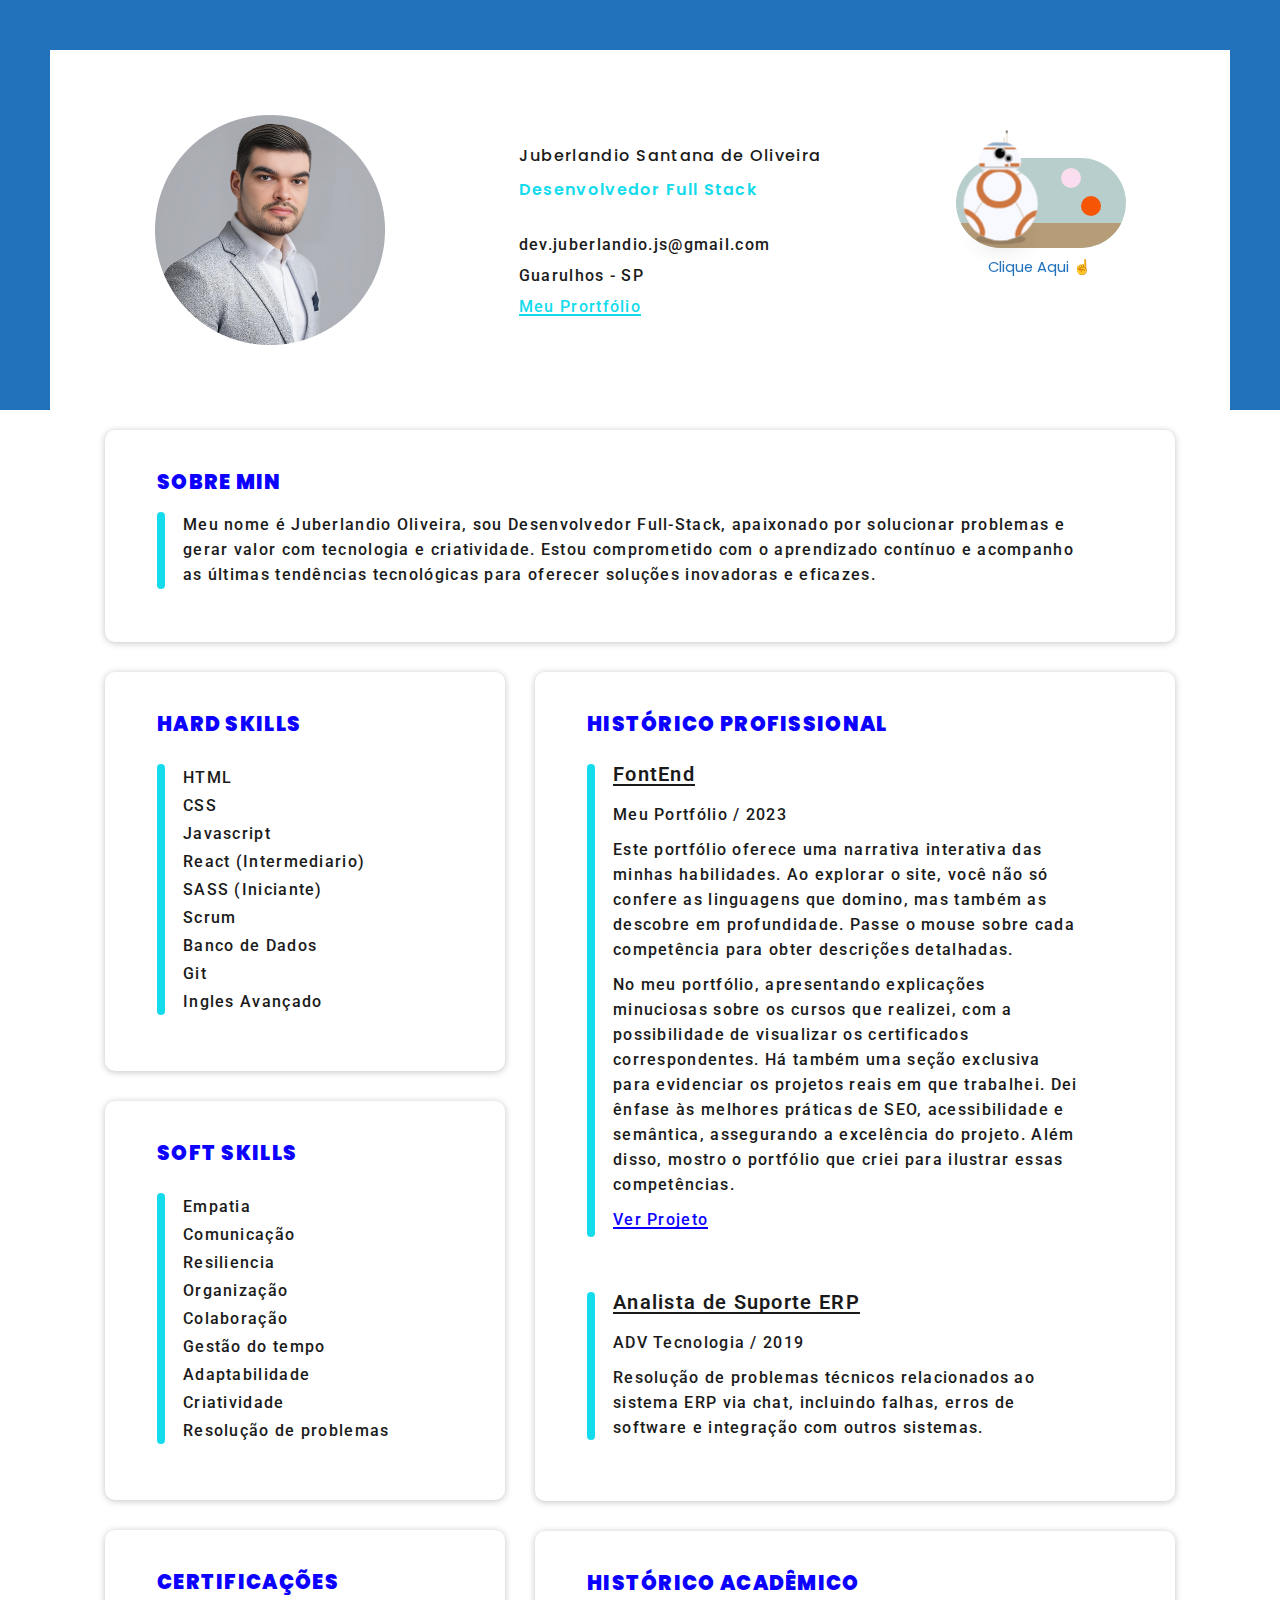
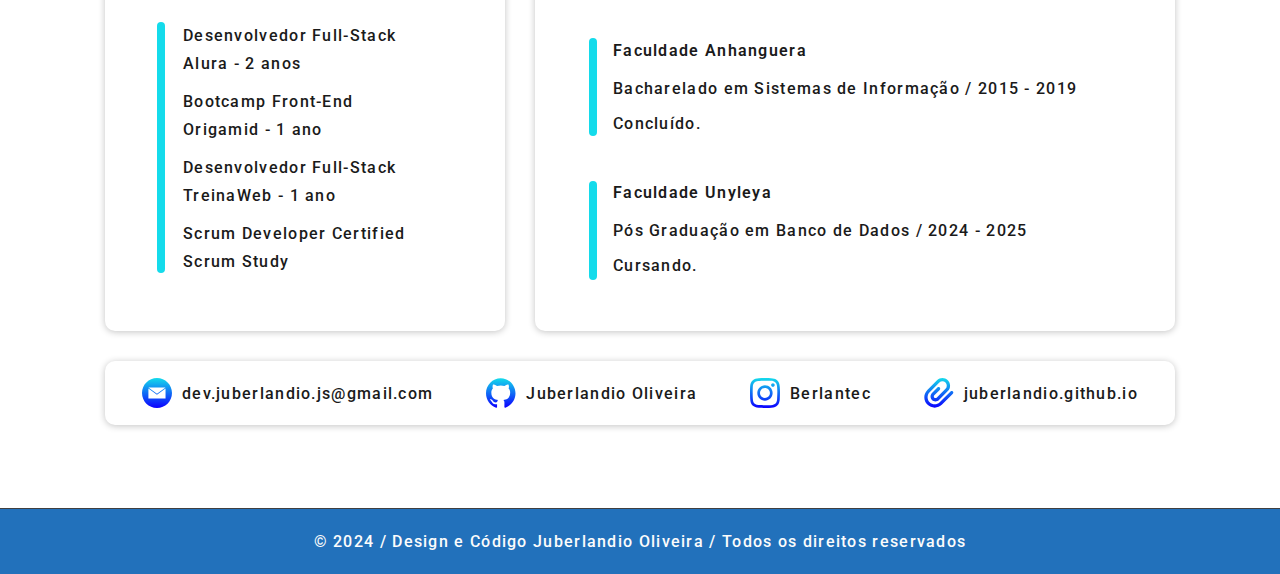
<file: index.html>
<!DOCTYPE html>
<html lang="pt-BR">

<head>
  <meta charset="UTF-8">
  <meta name="viewport" content="width=device-width, initial-scale=1.0">
  <title>Curriculo</title>
  <meta name="description" content="Curriculo">
  <link rel="icon" href="./assets/svg/favicon.svg" type="image/svg+xml">
  <meta name="author" content="Juberlandio Oliveira">
  <link rel="preload" href="./css/style.css" as="style">
  <link rel="stylesheet" href="./css/style.css">

  <link rel="preconnect" href="https://fonts.googleapis.com">
  <link rel="preconnect" href="https://fonts.gstatic.com" crossorigin>
  <link href="https://fonts.googleapis.com/css2?family=Poppins:ital,wght@0,100;0,200;0,300;0,400;0,500;0,600;0,700;0,800;0,900;1,100;1,200;1,300;1,400;1,500;1,600;1,700;1,800;1,900&family=Roboto:ital,wght@0,100;0,300;0,400;0,500;0,700;0,900;1,100;1,300;1,400;1,500;1,700;1,900&display=swap" rel="stylesheet">
  <script>document.documentElement.className += ' js';</script>
</head>
<body>
  <header class="cabecalho-bg" aria-label="Cabecalho">
    <div class="cabecalho">
      <div class="contato">
        <picture>
          <img src="./assets/img/imagem.png" width="230" height="230" alt="">
        </picture>
        <div class="dados">
          <h1 class="font-1-xxl">Juberlandio Santana de Oliveira</h1>
          <p class="font-1-xx">Desenvolvedor Full Stack</p>
          <nav>
            <ul class="font-2-xs">
              <li>dev.juberlandio.js@gmail.com</li>
              <li>Guarulhos - SP</li>
              <li><a href="https://juberlandio.github.io/" target="_blank"><span class="soundButton">Meu Prortfólio</span></a></li>
            </ul>
          </nav>
        </div>
        <label class="soundButton">
          <input type="checkbox" class="slider btn">
          <div title="Clica!" class="switch">
            <div class="suns"></div>
            <div class="moons">
              <div class="star star-1"></div>
              <div class="star star-2"></div>
              <div class="star star-3"></div>
              <div class="star star-4"></div>
              <div class="star star-5"></div>
              <div class="first-moon"></div>
            </div>
            <div class="sand"></div>
            <div class="bb8">
              <div class="antennas">
                <div class="antenna short"></div>
                <div class="antenna long"></div>
              </div>
              <div class="head">
                <div class="stripe one"></div>
                <div class="stripe two"></div>
                <div class="eyes">
                  <div class="eye one"></div>
                  <div class="eye two"></div>
                </div>
                <div class="stripe detail">
                  <div class="detail zero"></div>
                  <div class="detail zero"></div>
                  <div class="detail one"></div>
                  <div class="detail two"></div>
                  <div class="detail three"></div>
                  <div class="detail four"></div>
                  <div class="detail five"></div>
                  <div class="detail five"></div>
                </div>
                <div class="stripe three"></div>
              </div>
              <div class="ball">
                <div class="lines one"></div>
                <div class="lines two"></div>
                <div class="ring one"></div>
                <div class="ring two"></div>
                <div class="ring three"></div>
              </div>
              <div class="shadow"></div>
            </div>
          </div>
        </label>
      </div>
    </div>
  </header>
  <section class="sobre-bg" aria-labelledby="sobre">
    <div class="sobre">
      <h2 id="sobre" class="font-1-xxl">Sobre Min</h2>
      <p class="font-2-xs">Meu nome é Juberlandio Oliveira, sou Desenvolvedor Full-Stack, apaixonado por solucionar problemas e gerar valor com tecnologia e criatividade. Estou comprometido com o aprendizado contínuo e acompanho as últimas tendências tecnológicas para oferecer soluções inovadoras e eficazes.</p>
    </div>
  </section>
  <main>
    <div class="colunas">
      <div class="columns-container-left">
        <section class="left-columns" aria-label="hard-skills">
          <div class="hard-skills">
            <h2 class="font-1-xxl">Hard Skills</h2>
            <nav>
              <ul class="lista font-2-xs">
                <li>HTML</li>
                <li>CSS</li>
                <li>Javascript</li>
                <li>React (Intermediario)</li>
                <li>SASS (Iniciante)</li>
                <li>Scrum</li>
                <li>Banco de Dados</li>
                <li>Git</li>
                <li>Ingles Avançado</li>
              </ul>
            </nav>
          </div>
        </section>
        <section class="left-columns" aria-label="soft-skills">
          <div class="soft-skills">
            <h2 class="font-1-xxl">Soft Skills</h2>
            <nav>
              <ul class="lista font-2-xs">
                <li>Empatia</li>
                <li>Comunicação</li>
                <li>Resiliencia</li>
                <li>Organização</li>
                <li>Colaboração</li>
                <li>Gestão do tempo</li>
                <li>Adaptabilidade</li>
                <li>Criatividade</li>
                <li>Resolução de problemas</li>
              </ul>
            </nav>
          </div>
        </section>
        <section class="left-columns" aria-label="Certificações">
          <div class="Certificações">
            <h2 class="font-1-xxl">Certificações</h2>
            <nav>
              <ul class="lista-unica font-2-xs">
                <li>Desenvolvedor Full-Stack</li>
                <li>Alura - 2 anos</li>
                <li>Bootcamp Front-End</li>
                <li>Origamid - 1 ano</li>
                <li>Desenvolvedor Full-Stack</li>
                <li>TreinaWeb - 1 ano</li>
                <li>Scrum Developer Certified</li>
                <li>Scrum Study</li>
              </ul>
            </nav>
          </div>
        </section>
      </div>
      <div class="columns-container-right">
        <section class="right-columns" aria-labelledby="historico">
          <div class="historico-profissional">
            <h2 id="historico" class="font-1-xxl">Histórico Profissional</h2>
            <div class="lista">
              <h3 class="font-2-s">FontEnd</h3>
              <h4 class="font-2-xs">Meu Portfólio / 2023</h4>
              <p class="font-2-xs">Este portfólio oferece uma narrativa interativa das minhas habilidades. Ao explorar o site, você não só confere as linguagens que domino, mas também as descobre em profundidade. Passe o mouse sobre cada competência para obter descrições detalhadas.</p>
              <p class="font-2-xs">No meu portfólio, apresentando explicações minuciosas sobre os cursos que realizei, com a possibilidade de visualizar os certificados correspondentes.  Há também uma seção exclusiva para evidenciar os projetos reais em que trabalhei. Dei ênfase às melhores práticas de SEO, acessibilidade e semântica, assegurando a excelência do projeto. Além disso, mostro o portfólio que criei para ilustrar essas competências.</p>
              <p class="soundButton font-2-xs"><a href="https://juberlandio.github.io/" target="_blank">Ver Projeto</a></p>
            </div>
            <div class="lista-2">
              <h3 class="font-2-s">Analista de Suporte ERP</h3>
              <h4 class="font-2-xs">ADV Tecnologia / 2019</h4>
              <p class="font-2-xs">Resolução de problemas técnicos relacionados ao sistema ERP via chat, incluindo falhas, erros de software e integração com outros sistemas.</p>
            </div>
          </div>
        </section>
        <section class="right-columns" aria-label="Formacao">
          <div class="formacao">
            <h2 class="font-1-xxl">Histórico Acadêmico</h2>
            <div class="formacao-container">
              <div class="lista-formacao">
                <h3 class="font-2-s">Faculdade Anhanguera</h3>
                <h4 class="font-2-xs">Bacharelado em Sistemas de Informação / 2015 - 2019</h4>
                <p class="font-2-xs">Concluído.</p>
              </div>
              <div class="lista-pos">
                <h3 class="font-2-s">Faculdade Unyleya</h3>
                <h4 class="font-2-xs">Pós Graduação em Banco de Dados / 2024 - 2025</h4>
                <p class="font-2-xs">Cursando.</p>
              </div>
            </div>
          </div>
        </section>
      </div>
    </div>
  </main>

  <footer class="rodape-bg" aria-label="Rodapé">
    <div class="rodape">
      <div class="redes">
        <img src="./assets/img/email.svg" width="30" height="30"  alt="">
        <span class="font-2-xf">dev.juberlandio.js@gmail.com</span>
      </div>
      <div class="redes">
        <img src="./assets/img/github.svg" width="30" height="30" alt="">
        <p class="font-2-xf"> Juberlandio Oliveira</p>
      </div>
      <div class="redes">
        <img src="./assets/img/instagran.svg" width="30" height="30" alt="">
        <p class="font-2-xf">Berlantec</p>
      </div>
      <div class="redes">
        <img src="./assets/img/clips.svg" width="30" height="30" alt="">
        <p class="font-2-xf">juberlandio.github.io</p>
      </div>
    </div>
    <div class="footer-final font-2-xs">
      <p>© 2024 / Design e Código Juberlandio Oliveira / Todos os direitos reservados</p>
    </div>
  </footer>
  <script src="js/main.js"></script>
</body>

</html>
</file>
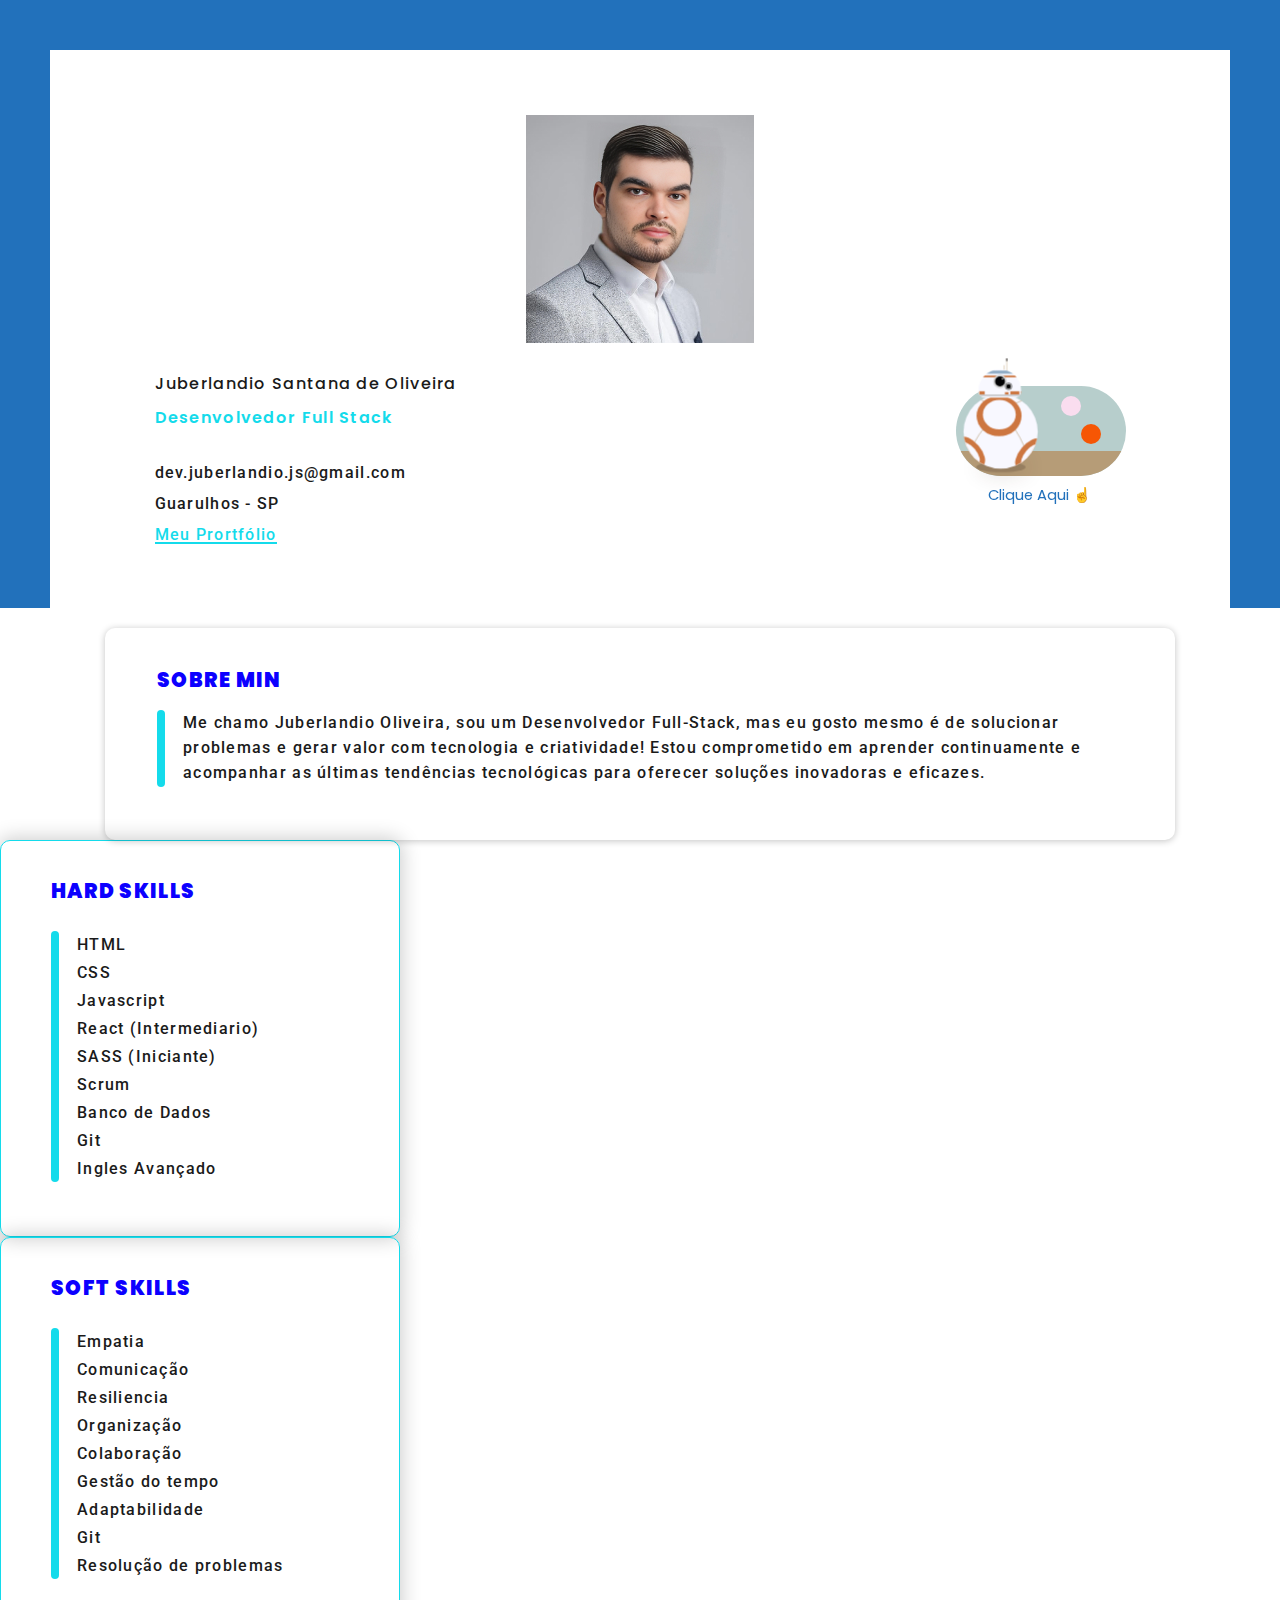
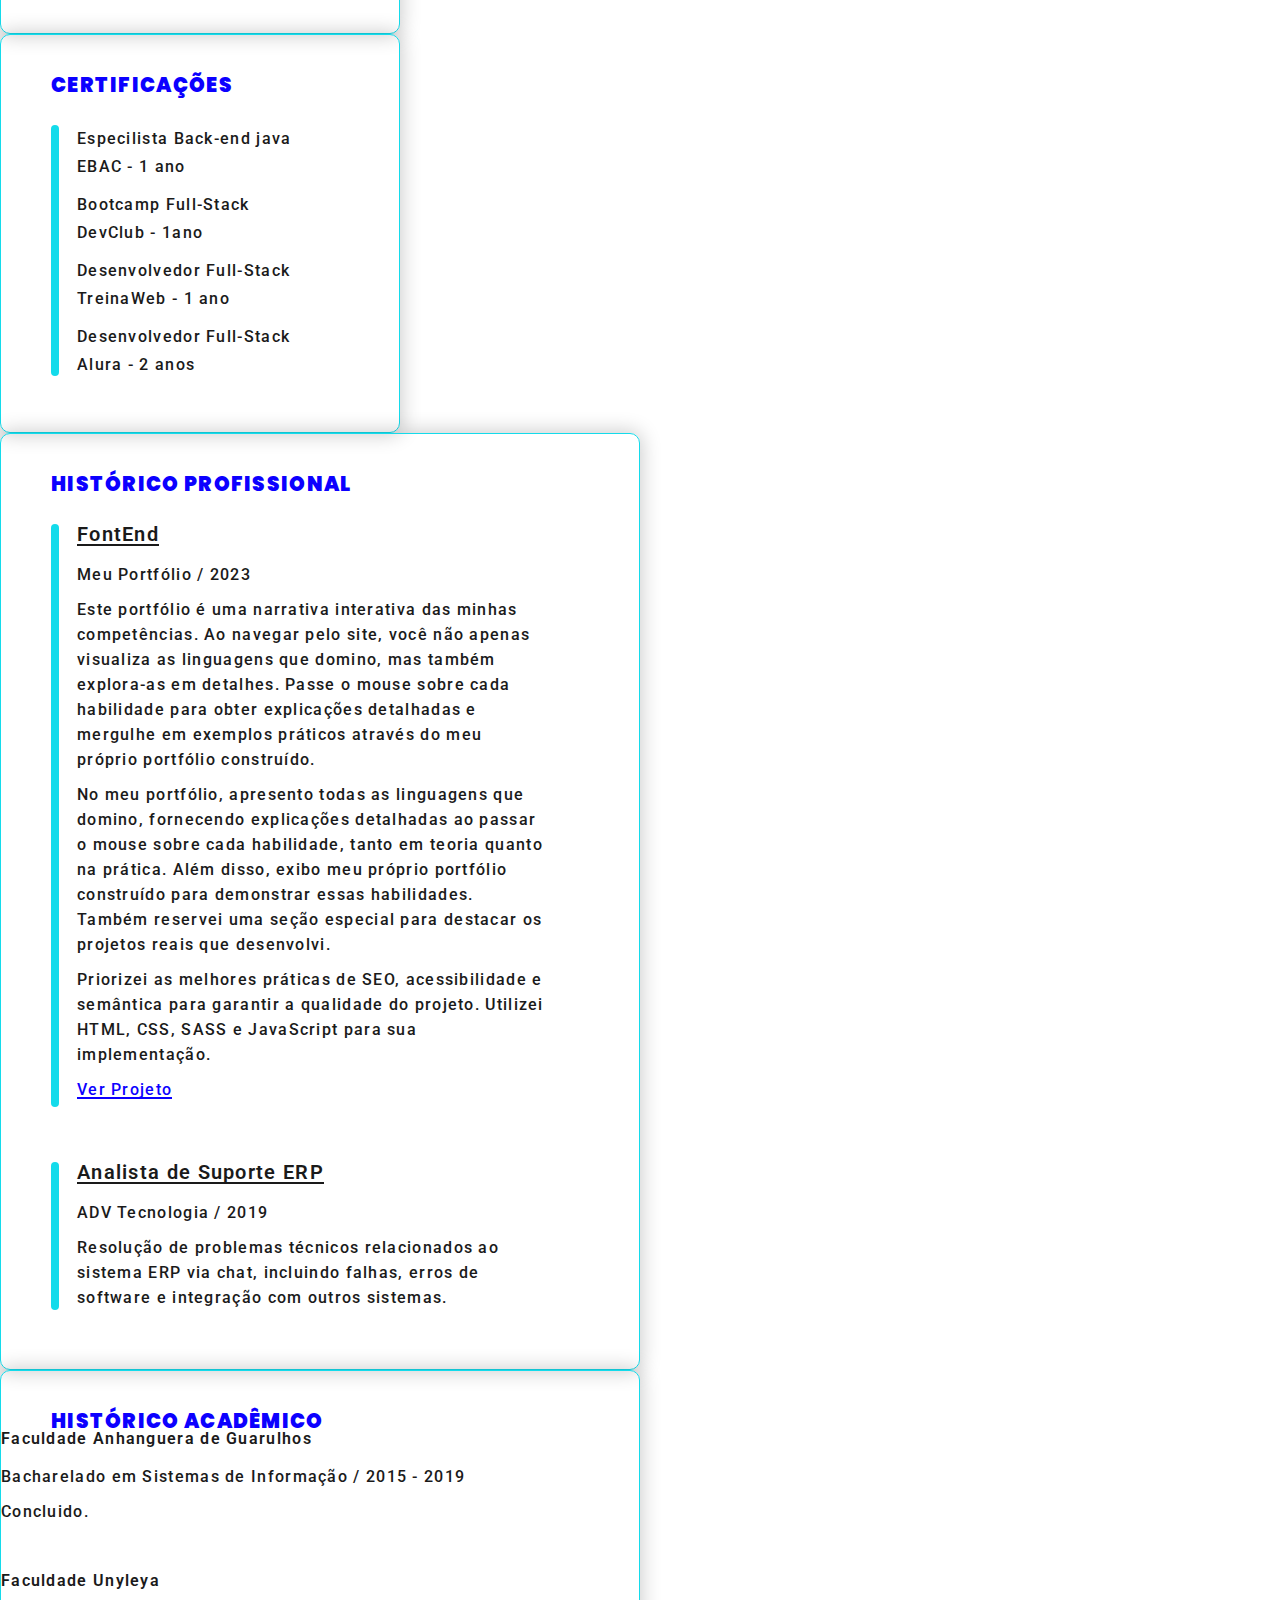
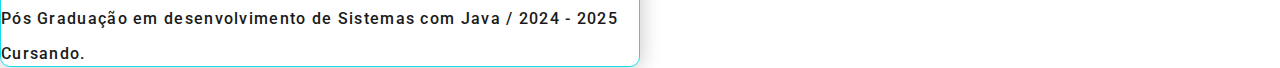
<file: curriculo.html>
<!DOCTYPE html>
<html lang="pt-BR">

<head>
  <meta charset="UTF-8">
  <meta name="viewport" content="width=device-width, initial-scale=1.0">
  <title>Curriculo</title>
  <meta name="description" content="Curriculo">
  <link rel="icon" href="./assets/svg/favicon.svg" type="image/svg+xml">
  <meta name="author" content="Juberlandio Oliveira">
  <link rel="preload" href="./css/style.css" as="style">
  <link rel="stylesheet" href="./css/style.css">

  <link rel="preconnect" href="https://fonts.googleapis.com">
  <link rel="preconnect" href="https://fonts.gstatic.com" crossorigin>
  <link href="https://fonts.googleapis.com/css2?family=Poppins:ital,wght@0,100;0,200;0,300;0,400;0,500;0,600;0,700;0,800;0,900;1,100;1,200;1,300;1,400;1,500;1,600;1,700;1,800;1,900&family=Roboto:ital,wght@0,100;0,300;0,400;0,500;0,700;0,900;1,100;1,300;1,400;1,500;1,700;1,900&display=swap" rel="stylesheet">
  <script>document.documentElement.className += ' js';</script>
</head>

<body>
  <header class="cabecalho-bg">
    <div class="cabecalho container">
      <picture>
        <img src="./assents/img/imagem-curriculo.jpg" alt="">
      </picture>
      <div class="contato">
        <div class="dados">
          <h1 class="font-1-xxl">Juberlandio Santana de Oliveira</h1>
          <p class="font-1-xx">Desenvolvedor Full Stack</p>
          <nav>
            <ul class="font-2-xs">
              <li>dev.juberlandio.js@gmail.com</li>
              <li>Guarulhos - SP</li>
              <li><a href=""><span>Meu Prortfólio</span></a></li>
            </ul>
          </nav>
        </div>
        <label>
          <input type="checkbox" class="slider btn">
          <div title="Clica!" class="switch">
            <div class="suns"></div>
            <div class="moons">
              <div class="star star-1"></div>
              <div class="star star-2"></div>
              <div class="star star-3"></div>
              <div class="star star-4"></div>
              <div class="star star-5"></div>
              <div class="first-moon"></div>
            </div>
            <div class="sand"></div>
            <div class="bb8">
              <div class="antennas">
                <div class="antenna short"></div>
                <div class="antenna long"></div>
              </div>
              <div class="head">
                <div class="stripe one"></div>
                <div class="stripe two"></div>
                <div class="eyes">
                  <div class="eye one"></div>
                  <div class="eye two"></div>
                </div>
                <div class="stripe detail">
                  <div class="detail zero"></div>
                  <div class="detail zero"></div>
                  <div class="detail one"></div>
                  <div class="detail two"></div>
                  <div class="detail three"></div>
                  <div class="detail four"></div>
                  <div class="detail five"></div>
                  <div class="detail five"></div>
                </div>
                <div class="stripe three"></div>
              </div>
              <div class="ball">
                <div class="lines one"></div>
                <div class="lines two"></div>
                <div class="ring one"></div>
                <div class="ring two"></div>
                <div class="ring three"></div>
              </div>
              <div class="shadow"></div>
            </div>
          </div>
        </label>
      </div>
    </div>
  </header>
  <section class="sobre-bg">
    <div class="sobre">
      <h2 class="font-1-xxl">Sobre Min</h2>
      <p class="font-2-xs">Me chamo Juberlandio Oliveira, sou um Desenvolvedor Full-Stack, mas eu gosto mesmo é de solucionar problemas e gerar valor com tecnologia e criatividade! Estou comprometido em aprender continuamente e acompanhar as últimas tendências tecnológicas para oferecer soluções inovadoras e eficazes.</p>
    </div>
  </section>
  <main>
    <div class="columns">
      <div class="columns-container-left">
        <section class="left-columns">
          <div class="hard-skills">
            <h2 class="font-1-xxl">Hard Skills</h2>
            <nav>
              <ul class="lista font-2-xs">
                <li>HTML</li>
                <li>CSS</li>
                <li>Javascript</li>
                <li>React (Intermediario)</li>
                <li>SASS (Iniciante)</li>
                <li>Scrum</li>
                <li>Banco de Dados</li>
                <li>Git</li>
                <li>Ingles Avançado</li>
              </ul>
            </nav>
          </div>
        </section>
        <section class="left-columns">
          <div class="soft-skills">
            <h2 class="font-1-xxl">Soft Skills</h2>
            <nav>
              <ul class="lista font-2-xs">
                <li>Empatia</li>
                <li>Comunicação</li>
                <li>Resiliencia</li>
                <li>Organização</li>
                <li>Colaboração</li>
                <li>Gestão do tempo</li>
                <li>Adaptabilidade</li>
                <li>Git</li>
                <li>Resolução de problemas</li>
              </ul>
            </nav>
          </div>
        </section>
        <section class="left-columns">
          <div class="Certificações">
            <h2 class="font-1-xxl">Certificações</h2>
            <nav>
              <ul class="lista-unica font-2-xs">
                <li>Especilista Back-end java</li>
                <li>EBAC - 1 ano</li>
                <li>Bootcamp Full-Stack</li>
                <li>DevClub - 1ano</li>
                <li>Desenvolvedor Full-Stack</li>
                <li>TreinaWeb - 1 ano</li>
                <li>Desenvolvedor Full-Stack</li>
                <li>Alura - 2 anos</li>
              </ul>
            </nav>
          </div>
        </section>
      </div>
      <div class="columns-container-right">
        <section class="right-columns">
          <div class="historico-profissional">
            <h2 class="font-1-xxl">Histórico Profissional</h2>
            <div class="lista">
              <h3 class="font-2-s">FontEnd</h3>
              <h4 class="font-2-xs">Meu Portfólio / 2023</h4>
              <p class="font-2-xs">Este portfólio é uma narrativa interativa das minhas competências. Ao navegar pelo site, você não apenas visualiza as linguagens que domino, mas também explora-as em detalhes. Passe o mouse sobre cada habilidade para obter explicações detalhadas e mergulhe em exemplos práticos através do meu próprio portfólio construído.</p>
              <p class="font-2-xs">No meu portfólio, apresento todas as linguagens que domino, fornecendo explicações detalhadas ao passar o mouse sobre cada habilidade, tanto em teoria quanto na prática. Além disso, exibo meu próprio portfólio construído para demonstrar essas habilidades. Também reservei uma seção especial para destacar os projetos reais que desenvolvi.</p>
              <p class="font-2-xs">Priorizei as melhores práticas de SEO, acessibilidade e semântica para garantir a qualidade do projeto. Utilizei HTML, CSS, SASS e JavaScript para sua implementação.</p>
              <p class="font-2-xs"><a href="#">Ver Projeto</a></p>
            </div>
            <div class="lista-2">
              <h3 class="font-2-s">Analista de Suporte ERP</h3>
              <h4 class="font-2-xs">ADV Tecnologia / 2019</h4>
              <p class="font-2-xs">Resolução de problemas técnicos relacionados ao sistema ERP via chat, incluindo falhas, erros de software e integração com outros sistemas.</p>
            </div>
          </div>
        </section>
        <section class="right-columns">
          <div class="formacao">
            <h2 class="font-1-xxl">Histórico Acadêmico</h2>
            <div class="lista-formacao">
              <h3 class="font-2-s">Faculdade Anhanguera de Guarulhos</h3>
              <h4 class="font-2-xs">Bacharelado em Sistemas de Informação / 2015 - 2019</h4>
              <p class="font-2-xs">Concluido.</p>
            </div>
            <div class="lista-pos">
              <h3 class="font-2-s">Faculdade Unyleya</h3>
              <h4 class="font-2-xs">Pós Graduação em desenvolvimento de Sistemas com Java / 2024 - 2025</h4>
              <p class="font-2-xs">Cursando.</p>
            </div>
          </div>
        </section>
      </div>


    </div>
  </main>
  <script src="js/animacao-curriculo.js"></script>
</body>

</html>
</file>
<file: css/style.css>
﻿html,body{margin:0px;padding:0px}h1,h2,h3,h4,ul,p{margin:0px}ul{margin:0px;padding:0px;list-style:none}a{font:inherit;color:inherit;text-decoration:none;display:block}img{height:auto;display:block;max-width:100%}::-webkit-scrollbar{width:7px;background-color:#232629}::-webkit-scrollbar-thumb{background-color:#2271BB;border-radius:30px}::-webkit-scrollbar-track{background-color:transparent}.js [data-anime="scroll"]{opacity:0;transform:translate3d(-30px, 0, 0);transition:.3s}.js [data-anime="scroll"].ativo{opacity:1;transform:translate3d(0px, 0, 0)}.cabecalho-bg{background:#2271BB;padding:50px 50px 0px 50px}@media (max-width: 1100px){.cabecalho-bg{padding:20px 20px 0px 20px}}.cabecalho{background:#fff;display:flex;flex-wrap:wrap;gap:30px;justify-content:center;align-items:center;padding:65px 20px 65px 20px;position:relative;box-sizing:border-box;max-width:1200px;margin-left:auto;margin-right:auto}@media (max-width: 845px){.cabecalho{height:100vh;text-align:center}}.contato picture img{max-width:230px;z-index:3;object-fit:cover}.contato{display:flex;flex-wrap:wrap;justify-content:space-between;align-items:center;width:971px;gap:30px;border-radius:10px;box-sizing:border-box}@media (max-width: 845px){.contato{width:100%;flex-direction:column;text-align:center;justify-content:center}}.contato p{padding-top:15px;color:#14DBEB;font-size:1rem}.contato li{padding-top:39px;line-height:1;color:#1a1a1a}.contato li:last-child{color:#14DBEB}.contato li+li{padding-top:15px}.contato li a span{position:relative}.contato li a span:hover{color:#0C00FF}.contato li a span::after{content:"";bottom:0px;right:0px;width:100%;height:2px;background:#14DBEB;display:block;margin-top:0px;transition:0.3s;position:absolute}.contato li a span:hover::after{background:#0C00FF}.dados{padding:30px}@media (max-width: 1300px){.dados{padding:0px;display:block}}.contato .dados h1{font-weight:500;color:#1a1a1a;font-size:1rem;line-height:22px}.font-2-xs{font:500 1rem/1.5625 "Roboto", sans-serif;letter-spacing:1.3px}.font-2-xf{font:500 1rem/1.5625 "Roboto", sans-serif;letter-spacing:1.3px}@media (max-width: 1100px){.font-2-xf{font-size:0.8rem;letter-spacing:0.8px}}.font-2-s{font:600 1.25rem/1 "Roboto", sans-serif;letter-spacing:1.3px}.font-1-xx{font:600 1.125rem/1 "Poppins", sans-serif;letter-spacing:1.3px}.font-1-xxl{font:600 1.25rem/1 "Poppins", sans-serif;letter-spacing:1.3px}label{place-self:center;-webkit-touch-callout:none;-webkit-tap-highlight-color:transparent;-webkit-tap-highlight-color:rgba(0,0,0,0)}@media (max-width: 845px){label{padding-top:30px}}.switch{--toggle-size: 1}.switch *,.switch *::after,*::before{-webkit-box-sizing:border-box;box-sizing:border-box}.switch{-webkit-box-sizing:border-box;box-sizing:border-box;display:-webkit-inline-box;display:-ms-inline-flexbox;display:inline-flex;-webkit-box-align:center;-ms-flex-align:center;align-items:center;width:170px;height:90px;background-color:#b7cecc;position:relative;border-radius:999px;-webkit-transition:.4s;-o-transition:.4s;transition:.4s;cursor:pointer;-webkit-transform:scale(var(--toggle-size));-ms-transform:scale(var(--toggle-size));transform:scale(var(--toggle-size))}.moons{position:absolute;width:100px;height:65px;overflow:hidden;top:0;left:-10px}.moons .star{position:absolute;width:1px;height:1px;top:45px;left:30px;border-radius:999px;background-color:#ffffff}.moons .star.star-1{top:100%;left:75px;-webkit-transition:.2s;-o-transition:.2s;transition:.2s}.moons .star.star-2{top:100%;left:65px;-webkit-transition:.3s;-o-transition:.3s;transition:.3s}.moons .star.star-3{top:100%;left:85px;-webkit-transition:.4s;-o-transition:.4s;transition:.4s}.moons .star.star-4{top:100%;left:60px;-webkit-transition:.5s;-o-transition:.5s;transition:.5s}.moons .star.star-5{top:100%;left:44px;-webkit-transition:.6s;-o-transition:.6s;transition:.6s}.moons .first-moon{position:absolute;-webkit-transition:.4s;-o-transition:.4s;transition:.4s;width:30px;height:30px;top:100%;left:30px;background-color:#e0d6d6;border-radius:999px}.moons::before,.moons::after{-webkit-transition:.6s;-o-transition:.6s;transition:.6s;content:"";position:absolute;width:8px;height:8px;background-color:#dde4e6;border-radius:999px;top:100%;left:70px}.moons::after{width:5px;height:5px;left:81px;-webkit-transition:.8s;-o-transition:.8s;transition:.8s}.sand{position:absolute;width:100%;height:45px;bottom:0px;left:0;border-radius:0 0 999px 999px;overflow:hidden}.suns{position:absolute;width:50px;height:70px;overflow:hidden;top:0;right:15px}.suns::before{content:"";position:absolute;width:20px;height:20px;background-color:#faddef;border-radius:999px;top:10px;right:30px;-webkit-transition:.4s;-o-transition:.4s;transition:.4s}.suns::after{content:"";position:absolute;width:20px;height:20px;background-color:#F65604;border-radius:999px;top:38px;right:10px;-webkit-transition:.6s;-o-transition:.6s;transition:.6s}.sand::before{position:absolute;width:100%;height:25px;bottom:0px;left:0;content:"";background-color:#B69C77;border-radius:0 0 999px 999px}.bb8{position:absolute;left:-18%;width:140px;-webkit-transform:scale(0.45);-ms-transform:scale(0.45);transform:scale(0.45);-webkit-transition:left .4s;-o-transition:left .4s;transition:left .4s}.slider{display:none}.antennas{position:absolute;-webkit-transition:all 0.4s;-o-transition:all 0.4s;transition:all 0.4s;left:28%}.antenna{background:#e0d2be;position:absolute;width:2px}.antenna.short{height:20px;top:-65px;left:50px}.antenna.long{border-top:6px solid #020204;border-bottom:6px solid #020204;height:36px;top:-80px;left:56px}.head{-webkit-transition:-webkit-transform .4s;transition:-webkit-transform .4s;-o-transition:transform .4s;transition:transform .4s, -webkit-transform .4s;background-color:ghostwhite;border-radius:90px 90px 25px 25px;-moz-border-radius:90px 90px 25px 25px;-webkit-border-radius:90px 90px 25px 25px;height:63px;margin-left:-45px;overflow:hidden;position:absolute;width:95px;z-index:1;top:-56px;left:56%}.head .stripe{position:absolute;width:100%}.head .stripe.one{background:#7699B7;height:7px;opacity:0.8;z-index:1;top:3px}.head .stripe.two{background:#CD7640;height:4px;top:14px}.head .stripe.three{background:#999;height:4px;opacity:0.5;bottom:3px}.head .stripe.detail{display:-webkit-box;display:-ms-flexbox;display:flex;width:200px;bottom:7px;left:-38%;-webkit-transition:left 0.4s;-o-transition:left 0.4s;transition:left 0.4s}.head .detail{height:7px}.head .detail.zero{background-color:#CD7640;width:2%;margin-left:3px}.head .detail.one{background-color:#CD7640;width:8%;margin-left:3px}.head .detail.two{background-color:#CD7640;width:6%;margin-left:5px}.head .detail.three{background-color:#CD7640;width:4%;margin-left:45px;height:5px;margin-top:2px}.head .detail.four{background-color:#CD7640;width:10%;margin-left:4px}.head .detail.five{background-color:#CD7640;width:2%;margin-left:3px}.head .eyes{display:inline-block;height:100%;position:absolute;width:100%;-webkit-transition:left 0.4s;-o-transition:left 0.4s;transition:left 0.4s;left:22%}.head .eye{border-radius:50%;display:block;position:absolute}.head .eye.one{background:#020204;border:4px solid lightgray;height:30px;width:30px;top:12px;left:12%}.head .eye.one:after{background:white;border-radius:50%;content:"";display:block;height:3px;position:absolute;width:3px;top:4px;right:4px}.head .eye.two{background-color:lightgrey;border:1px solid #020204;height:16px;width:16px;top:30px;left:40%}.head .eye.two:after{background:#020204;border-radius:50%;content:"";display:block;height:10px;position:absolute;width:10px;top:2px;left:2px}.ball{background-color:ghostwhite;border-radius:50%;height:165px;overflow:hidden;position:relative;width:165px;-webkit-transition:-webkit-transform .4s;transition:-webkit-transform .4s;-o-transition:transform .4s;transition:transform .4s, -webkit-transform .4s}.lines{border:2px solid #B19669;border-radius:50%;height:400px;opacity:0.6;position:absolute;width:400px}.lines.two{top:-10px;left:-250px}.ring{background:#CD7640;border-radius:50%;height:70px;margin-left:-35px;position:absolute;width:70px}.ring:after{background-color:ghostwhite;border-radius:50%;content:"";display:block;height:73%;margin-top:-36%;margin-left:-36%;position:absolute;width:73%;top:50%;left:50%}.ring.one{margin-left:-40px;height:90px;width:100px;top:2%;left:42%}.ring.two{height:40px;width:80px;-ms-transform:rotate(50deg);-webkit-transform:rotate(50deg);transform:rotate(50deg);top:65%;left:8%}.ring.two:after{top:100%}.ring.three{height:37px;width:80px;-ms-transform:rotate(-50deg);-webkit-transform:rotate(-50deg);transform:rotate(-50deg);top:68%;left:84%}.ring.three:after{top:110%}.shadow{background:#3A271C;-webkit-box-shadow:5px 0 50px #3A271C;box-shadow:5px 0 50px #3A271C;border-radius:50%;height:23.3333333333px;opacity:0.25;position:absolute;width:110px;left:28px;z-index:-1;bottom:-8px}.slider:checked+.switch .bb8{left:29%}.slider:checked+.switch .bb8 .ball{-webkit-transform:rotate(180deg);-ms-transform:rotate(180deg);transform:rotate(180deg)}.slider:hover+.switch .bb8 .eyes{left:60%}.slider:checked:hover+.switch .bb8 .eyes{left:-20%}.slider:active+.switch .bb8 .head{-webkit-transform:translate(35px, 3px) rotateZ(17deg);-ms-transform:translate(35px, 3px) rotate(17deg);transform:translate(30px, 3px) rotateZ(17deg)}.slider:checked:active+.switch .bb8 .head{-webkit-transform:translate(-35px, 6px) rotateZ(-17deg);-ms-transform:translate(-35px, 6px) rotate(-17deg);transform:translate(-35px, 6px) rotateZ(-17deg)}.slider:active+.switch .antennas{-webkit-transform:translate(35px, -20px) rotateZ(17deg);-ms-transform:translate(35px, -20px) rotate(17deg);transform:translate(35px, -20px) rotateZ(17deg)}.slider:active:not(:hover)+.switch .antennas{-webkit-transform:translate(35px, -10px) rotateZ(17deg);-ms-transform:translate(35px, -10px) rotate(17deg);transform:translate(35px, -10px) rotateZ(17deg)}.slider:checked:active+.switch .antennas{-webkit-transform:translate(-35px, 10px) rotateZ(-17deg);-ms-transform:translate(-35px, 10px) rotate(-17deg);transform:translate(-35px, 15px) rotateZ(-17deg)}.slider:checked:active:not(:hover)+.switch .antennas{-webkit-transform:translate(-30px, 20px) rotateZ(-17deg);-ms-transform:translate(-30px, 20px) rotate(-17deg);transform:translate(-25px, 25px) rotateZ(-17deg)}.slider:hover+.switch .antennas,.slider:checked+.switch .antennas{left:6%}.slider:hover+.switch .stripe.detail,.slider:checked+.switch .stripe.detail{left:0}.slider:checked:hover+.switch .antennas{left:28%}.slider:checked:hover+.switch .stripe.detail{left:-38%}.slider:checked+.switch{background-color:#112350}.slider:checked+.switch .suns::before{top:100px}.slider:checked+.switch .suns::after{top:150px}.slider:checked+.switch .moons .first-moon{top:15px;-webkit-box-shadow:0 0 10px #B8CCCD;box-shadow:0 0 10px #B8CCCD}.slider:checked+.switch .moons::after{top:38px;-webkit-box-shadow:0 0 15px #B8CCCD;box-shadow:0 0 15px #B8CCCD}.slider:checked+.switch .moons::before{top:34px;-webkit-box-shadow:0 0 15px #B8CCCD;box-shadow:0 0 15px #B8CCCD}.slider:checked+.switch .moons .star{-webkit-box-shadow:0 0 20px 2px #fff;box-shadow:0 0 20px 2px #fff}.slider:checked+.switch .moons .star.star-1{top:20px}.slider:checked+.switch .moons .star.star-2{top:15px}.slider:checked+.switch .moons .star.star-3{top:15px}.slider:checked+.switch .moons .star.star-4{top:45px}.slider:checked+.switch .moons .star.star-5{top:53px}label{position:relative;margin-bottom:50px}label::after{content:'Clique Aqui ☝';position:absolute;bottom:-26px;right:35px;color:#2271BB;font-size:0.92em;animation:girar 2.5s infinite;font-family:'Poppins', sans-serif}@keyframes girar{0%{transform:rotate(0deg)}10%{transform:rotate(2deg)}20%{transform:rotate(-2deg)}30%{transform:rotate(2deg)}40%{transform:rotate(-2deg)}50%{transform:rotate(2deg)}60%{transform:rotate(0deg)}100%{transform:rotate(0deg)}}.sobre{border-radius:10px;box-shadow:0 0 20px 2px rgba(0,0,0,0.2);border:1px solid #14DBEB;border:2px solid transparent;position:relative;box-shadow:rgba(0,0,0,0.24) 0px 1px 7px;margin:20px 20px 0px 20px;box-sizing:border-box;max-width:1070px;margin-left:auto;margin-right:auto}@media (max-width: 1100px){.sobre{margin:20px 20px 0px 20px}}.sobre h2{color:#0C00FF;padding:40px 0px 0px 50px;text-transform:uppercase;font-weight:900;transition:0.3s}@media (max-width: 1100px){.sobre h2{padding:20px 20px 0px 20px;text-align:left}}.sobre p{color:#1a1a1a;padding:20px 0 53px 76px;position:relative;max-width:909px;transition:0.3s}@media (max-width: 1100px){.sobre p{max-width:100%;padding:20px 20px 20px 40px}}.sobre p:after{content:'';left:50px;top:20px;width:8px;height:calc(100% - 71px);background:#14DBEB;display:block;margin-top:0px;transition:0.3s;position:absolute;border-radius:10px}@media (max-width: 1100px){.sobre p:after{left:20px;top:20px;width:8px;height:calc(100% - 35px)}}.sobre::before{content:'';position:absolute;width:0;height:0;top:-2px;left:-2px;border:2px solid transparent;box-sizing:content-box;z-index:-1}.sobre::before{animation:animacao 2.7s linear forwards;animation-delay:3s}.sobre::after{content:'';position:absolute;width:0;height:0;top:-2px;left:-2px;border:2px solid transparent;box-sizing:content-box;z-index:-1}.sobre::after{animation:animacao2 2.7s linear forwards;animation-delay:3s}.colunas{display:flex;justify-content:center;align-items:center;flex-wrap:wrap;gap:30px;box-sizing:border-box;max-width:1070px;margin-left:auto;margin-right:auto;margin-top:30px}@media (max-width: 1100px){.colunas{margin:20px;max-width:100%}}.colunas section{border:2px solid transparent;position:relative;box-shadow:rgba(0,0,0,0.24) 0px 1px 7px}.colunas section::before{content:'';position:absolute;width:0;height:0;top:-2px;left:-2px;border:2px solid transparent;box-sizing:content-box;z-index:-1}.colunas section::before{animation:animacao 2.7s linear forwards;animation-delay:3s}@keyframes animacao{0%{width:0;height:0;border-top-color:#14DBEB;border-right-color:transparent;border-bottom-color:transparent;border-left-color:transparent}50%{width:100%;height:0;border-top-color:#14DBEB;border-right-color:#14DBEB;border-bottom-color:transparent;border-left-color:transparent}100%{width:100%;height:100%;border-top-color:#14DBEB;border-right-color:#14DBEB;border-bottom-color:transparent;border-left-color:transparent}}.colunas section::after{content:'';position:absolute;width:0;height:0;top:-2px;left:-2px;border:2px solid transparent;box-sizing:content-box;z-index:-1}.colunas section::after{animation:animacao2 2.7s linear forwards;animation-delay:3s}@keyframes animacao2{0%{width:0;height:0;border-top-color:transparent;border-right-color:transparent;border-bottom-color:transparent;border-left-color:#14DBEB}50%{width:0;height:100%;border-top-color:transparent;border-right-color:transparent;border-bottom-color:#14DBEB;border-left-color:#14DBEB}100%{width:100%;height:100%;border-top-color:transparent;border-right-color:transparent;border-bottom-color:#14DBEB;border-left-color:#14DBEB}}.columns-container-left{place-self:flex-start}@media (max-width: 1100px){.columns-container-left{width:100%}}.left-columns{width:400px;border-radius:10px;box-shadow:0 0 20px 2px rgba(0,0,0,0.2);border:1px solid #14DBEB;box-sizing:border-box;margin-left:auto;margin-right:auto;display:block;transition:0.3s}@media (max-width: 1100px){.left-columns{width:100%}}.colunas .left-columns+.left-columns{margin-top:30px}.lista li{color:#1a1a1a}.lista li+li{padding-top:12px;margin-left:auto}.left-columns ul{padding:36px 0px 59px 76px;position:relative;line-height:1;color:#1a1a1a;transition:0.3s}@media (max-width: 1100px){.left-columns ul{padding:20px 20px 20px 40px;text-align:left}}.left-columns ul li:last-child{padding-bottom:0px}.left-columns h2{text-transform:uppercase;color:#0C00FF;padding:40px 0px 0px 50px;font-weight:900}@media (max-width: 1100px){.left-columns h2{padding:20px 20px 0px 20px;text-align:left;transition:0.3s}}.left-columns ul:after{content:"";left:50px;top:30px;width:8px;height:251px;background:#14DBEB;display:block;margin-top:0px;transition:0.3s;position:absolute;border-radius:10px}@media (max-width: 1100px){.left-columns ul:after{left:20px;top:16px;width:8px;height:calc(100% - 30px)}}.lista-unica li:nth-child(even){padding-top:12px;padding-bottom:22px}.right-columns{width:640px;border-radius:10px;box-shadow:0 0 20px 2px rgba(0,0,0,0.2);border:1px solid #14DBEB;box-sizing:border-box;margin-left:auto;margin-right:auto;display:block;transition:0.3s}@media (max-width: 1100px){.right-columns{width:100%}}.right-columns .lista{padding:30px 0 30px 76px}@media (max-width: 1100px){.right-columns .lista{padding:20px 20px 20px 40px}}.colunas .right-columns+.right-columns{margin-top:30px}.right-columns h2{text-transform:uppercase;color:#0C00FF;padding:40px 0px 0px 50px;font-weight:900;transition:0.3s}@media (max-width: 1100px){.right-columns h2{padding:20px 20px 0px 20px;text-align:left}}.right-columns .lista{position:relative}.right-columns .lista:after{content:"";left:50px;top:30px;width:8px;height:calc(100% - 55px);background:#14DBEB;display:block;margin-top:0px;transition:0.3s;position:absolute;border-radius:10px}@media (max-width: 1100px){.right-columns .lista:after{left:20px;top:16px;width:8px;height:calc(100% - 30px)}}.right-columns .lista-2{padding:30px 0 35px 76px;margin-bottom:24px}@media (max-width: 1100px){.right-columns .lista-2{padding:20px 20px 20px 40px;margin-bottom:0px}}.right-columns .lista-2{position:relative}.right-columns .lista-2:before{content:"";left:50px;top:30px;width:8px;height:calc(100% - 65px);background:#14DBEB;display:block;margin-top:0px;transition:0.3s;position:absolute;border-radius:10px}@media (max-width: 1100px){.right-columns .lista-2:before{left:20px;top:16px;width:8px;height:calc(100% - 30px)}}.right-columns .historico-profissional h3{position:relative;width:100%;display:inline;color:#1a1a1a}.right-columns .historico-profissional h3:after{content:"";bottom:0px;right:0px;width:100%;height:2px;background:#1a1a1a;display:block;margin-top:0px;transition:0.3s;position:absolute}.right-columns h4{padding-top:17px;color:#1a1a1a;transition:0.3s}.right-columns p{padding-top:10px;width:469px;color:#1a1a1a;transition:0.3s}@media (max-width: 1100px){.right-columns p{width:100%}}.right-columns .historico-profissional .lista p a:last-child{position:relative;max-width:100%;display:inline;color:#0C00FF}.right-columns .historico-profissional .lista p a:after{content:"";bottom:0px;right:0px;width:100%;height:2px;background:#0C00FF;display:block;margin-top:0px;transition:0.3s;position:absolute}.columns-container-right{place-self:flex-start}@media (max-width: 1100px){.columns-container-right{width:100%}}.right-columns .formacao-container{padding:50px 0 51px 76px}@media (max-width: 1100px){.right-columns .formacao-container{padding:35px 20px 20px 40px}}.right-columns .formacao h3{position:relative;color:#1a1a1a;transition:0.3s;font-size:1rem}.right-columns .formacao .lista-pos h3{padding-top:49px;transition:0.3s;font-size:1rem}.right-columns .formacao p{padding-top:10px;transition:0.3s}.right-columns .lista-formacao{position:relative}.right-columns .lista-formacao:after{content:"";left:-24px;top:-5px;width:8px;height:calc(100% + 5px);background:#14DBEB;display:block;margin-top:0px;transition:0.3s;position:absolute;border-radius:10px}@media (max-width: 1100px){.right-columns .lista-formacao:after{left:-20px;top:-5px;width:8px;height:calc(100% + 8px)}}.right-columns .lista-pos{position:relative}.right-columns .lista-pos:after{content:"";left:-24px;width:8px;height:calc(100% + -43px);top:45px;background:#14DBEB;display:block;margin-top:0px;transition:0.3s;position:absolute;border-radius:10px}@media (max-width: 1100px){.right-columns .lista-pos:after{left:-20px;top:45px;width:8px;height:calc(100% -43px)}}.rodape{border-radius:10px;box-shadow:0 0 20px 2px rgba(0,0,0,0.2);border:1px solid #14DBEB;display:flex;flex-wrap:wrap;justify-content:space-between;align-items:center;padding:15px 35px;margin:30px 0px 83px 0px;border:2px solid transparent;position:relative;box-shadow:rgba(0,0,0,0.24) 0px 1px 7px;box-sizing:border-box;max-width:1070px;margin-left:auto;margin-right:auto;transition:0.3s}@media (max-width: 1100px){.rodape{display:block;max-width:100%;margin:30px 20px 83px 20px;padding:0px}}.redes{display:flex;flex-wrap:wrap;gap:10px;justify-content:space-between;align-items:center;color:#1a1a1a;transition:0.3s}@media (max-width: 1100px){.redes{justify-content:left;padding:10px;margin:0 auto;width:auto}}.redes img{width:30px;height:30px}.footer-final{display:block;text-align:center;padding:20px;background:#2271BB;border-top:1px solid #404040;color:#fcfcfc}.rodape::before{content:'';position:absolute;width:0;height:0;top:-2px;left:-2px;border:2px solid transparent;box-sizing:content-box;z-index:-1}.rodape::before{animation:animacao 2.7s linear forwards;animation-delay:3s}.rodape::after{content:'';position:absolute;width:0;height:0;top:-2px;left:-2px;border:2px solid transparent;box-sizing:content-box;z-index:-1}.rodape::after{animation:animacao2 2.7s linear forwards;animation-delay:3s}body.ativo-1{background-color:#1B1F24}body.ativo-1 .cabecalho-bg{background-color:#22272F}body.ativo-1 .cabecalho{background-color:#1B1F24}body.ativo-1 .contato li{color:#fcfcfc}body.ativo-1 .contato li:last-child{color:#14DBEB}body.ativo-1 .contato h1{color:#fcfcfc}body.ativo-1 .sobre p{color:#fcfcfc}body.ativo-1 .colunas ul li{color:#fcfcfc}body.ativo-1 .historico-profissional h3{color:#fcfcfc}body.ativo-1 .historico-profissional h4{color:#fcfcfc}body.ativo-1 .historico-profissional p{color:#fcfcfc}body.ativo-1 .historico-profissional h3:after{background:#fcfcfc}body.ativo-1 .formacao h3{color:#fcfcfc}body.ativo-1 .formacao h4{color:#fcfcfc}body.ativo-1 .formacao p{color:#fcfcfc}body.ativo-1 .redes{color:#fcfcfc}body.ativo-1 .footer-final{background-color:#22272F}body.ativo-1::-webkit-scrollbar{background-color:#2e2e2e}body.ativo-1::-webkit-scrollbar-thumb{background-color:#22272F}
</file>
